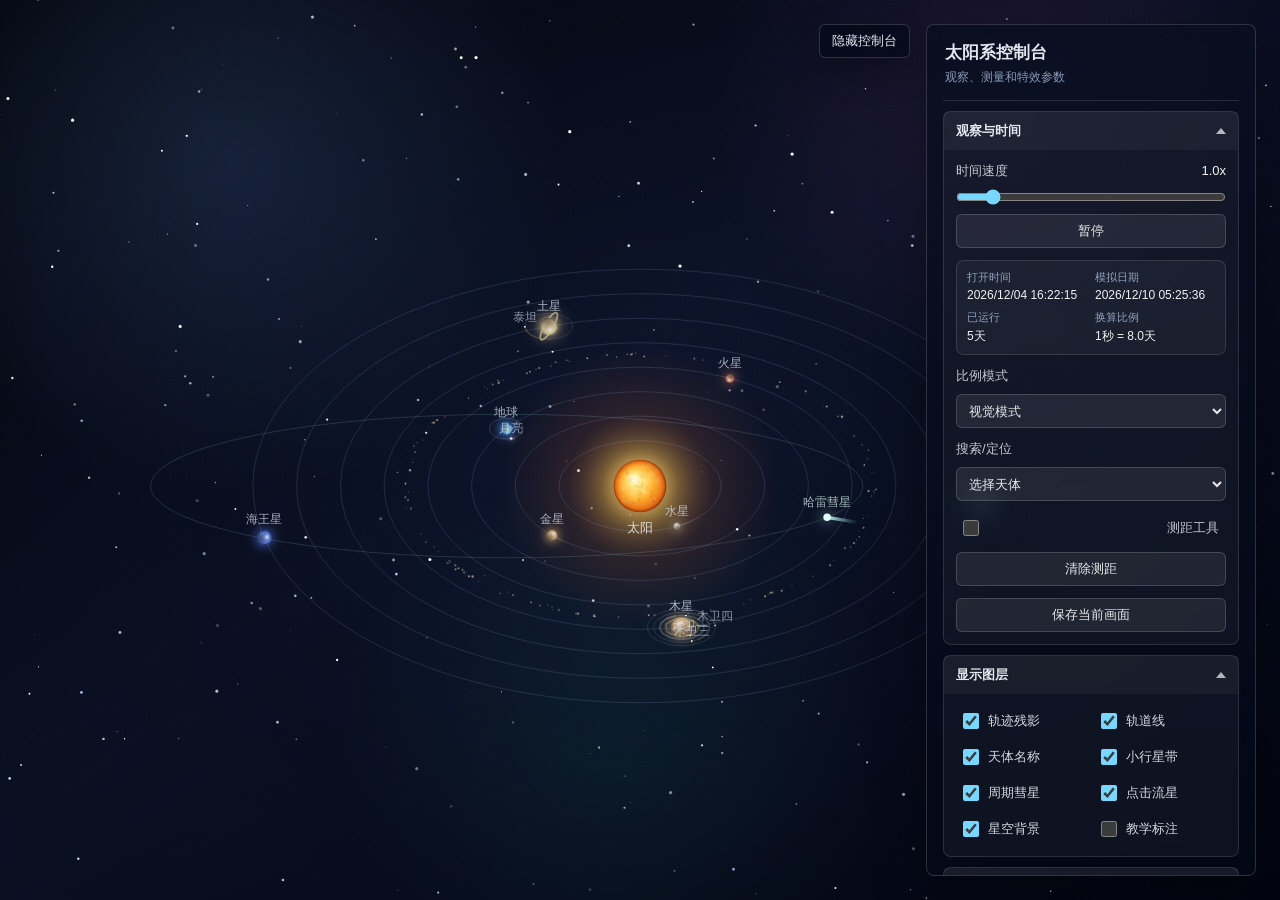
<file: html/TheSolarSystem/index.html>
﻿<!doctype html>
<html lang="zh-CN">
<head>
  <meta charset="utf-8">
  <meta name="viewport" content="width=device-width, initial-scale=1">
  <title>太阳系观察器</title>
  <link rel="stylesheet" href="./styles/main.css">
</head>
<body>
  <canvas id="sky" aria-hidden="true"></canvas>
  <button class="console-toggle" id="consoleToggle" type="button" aria-expanded="true" aria-controls="controls">隐藏控制台</button>
  <aside class="controls" id="controls" aria-label="太阳系控制台">
    <header class="control-header">
      <h1>太阳系控制台</h1>
      <p>观察、测量和特效参数</p>
    </header>

    <details class="control-section" open>
      <summary>观察与时间</summary>
      <div class="section-body">
        <div class="control">
          <label for="timeSpeedControl">
            时间速度
            <output id="timeSpeedValue" for="timeSpeedControl">1.0x</output>
          </label>
          <input id="timeSpeedControl" type="range" min="0.1" max="8" step="0.1" value="1">
          <button class="control-button" id="pauseControl" type="button">暂停</button>
        </div>
        <dl class="time-stats" aria-label="模拟运行时间">
          <div>
            <dt>打开时间</dt>
            <dd id="pageOpenedValue">--</dd>
          </div>
          <div>
            <dt>模拟日期</dt>
            <dd id="simulationDateValue">--</dd>
          </div>
          <div>
            <dt>已运行</dt>
            <dd id="simulationElapsedValue">0天</dd>
          </div>
          <div>
            <dt>换算比例</dt>
            <dd id="timeScaleValue">1秒 = 8.0天</dd>
          </div>
        </dl>
        <div class="control">
          <label for="scaleModeControl">比例模式</label>
          <select class="control-select" id="scaleModeControl">
            <option value="visual" selected>视觉模式</option>
            <option value="relative">相对真实模式</option>
          </select>
        </div>
        <div class="control">
          <label for="targetSelect">搜索/定位</label>
          <select class="control-select" id="targetSelect">
            <option value="">选择天体</option>
            <option value="太阳">太阳</option>
            <option value="水星">水星</option>
            <option value="金星">金星</option>
            <option value="地球">地球</option>
            <option value="月亮">月亮</option>
            <option value="火星">火星</option>
            <option value="木星">木星</option>
            <option value="木卫一">木卫一</option>
            <option value="木卫二">木卫二</option>
            <option value="木卫三">木卫三</option>
            <option value="木卫四">木卫四</option>
            <option value="土星">土星</option>
            <option value="泰坦">泰坦</option>
            <option value="天王星">天王星</option>
            <option value="海王星">海王星</option>
            <option value="哈雷彗星">哈雷彗星</option>
          </select>
        </div>
        <div class="control">
          <label class="toggle-option" for="measureControl">
            <input id="measureControl" type="checkbox">
            测距工具
          </label>
          <button class="control-button" id="clearMeasureControl" type="button">清除测距</button>
        </div>
        <button class="control-button" id="screenshotControl" type="button">保存当前画面</button>
      </div>
    </details>

    <details class="control-section" open>
      <summary>显示图层</summary>
      <div class="section-body toggle-grid">
        <label class="toggle-option" for="showTrailsControl">
          <input id="showTrailsControl" type="checkbox" checked>
          轨迹残影
        </label>
        <label class="toggle-option" for="showOrbitsControl">
          <input id="showOrbitsControl" type="checkbox" checked>
          轨道线
        </label>
        <label class="toggle-option" for="showLabelsControl">
          <input id="showLabelsControl" type="checkbox" checked>
          天体名称
        </label>
        <label class="toggle-option" for="showAsteroidsControl">
          <input id="showAsteroidsControl" type="checkbox" checked>
          小行星带
        </label>
        <label class="toggle-option" for="showCometsControl">
          <input id="showCometsControl" type="checkbox" checked>
          周期彗星
        </label>
        <label class="toggle-option" for="showMeteorsControl">
          <input id="showMeteorsControl" type="checkbox" checked>
          点击流星
        </label>
        <label class="toggle-option" for="showStarsControl">
          <input id="showStarsControl" type="checkbox" checked>
          星空背景
        </label>
        <label class="toggle-option" for="showTeachingControl">
          <input id="showTeachingControl" type="checkbox">
          教学标注
        </label>
      </div>
    </details>

    <details class="control-section" open>
      <summary>太阳活动</summary>
      <div class="section-body">
        <label class="toggle-option" for="showSolarActivityControl">
          <input id="showSolarActivityControl" type="checkbox" checked>
          太阳活动
        </label>
        <div class="control">
          <label for="solarActivityIntensityControl">
            活动强度
            <output id="solarActivityIntensityValue" for="solarActivityIntensityControl">1.0x</output>
          </label>
          <input id="solarActivityIntensityControl" type="range" min="0.2" max="3" step="0.1" value="1">
          <button class="control-button" id="triggerSolarBurstControl" type="button">触发太阳爆发</button>
        </div>
      </div>
    </details>

    <details class="control-section">
      <summary>局部观察</summary>
      <div class="section-body">
        <div class="control">
          <label for="performanceModeControl">性能模式</label>
          <select class="control-select" id="performanceModeControl">
            <option value="low">低画质</option>
            <option value="medium" selected>均衡</option>
            <option value="high">高画质</option>
          </select>
        </div>
        <label class="toggle-option" for="magnifierControl">
          <input id="magnifierControl" type="checkbox">
          局部放大
        </label>
        <div class="control">
          <label for="magnifierZoomControl">
            放大倍数
            <output id="magnifierZoomValue" for="magnifierZoomControl">2.2x</output>
          </label>
          <input id="magnifierZoomControl" type="range" min="1.2" max="5" step="0.1" value="2.2">
        </div>
        <div class="control">
          <label for="magnifierRadiusControl">
            镜头大小
            <output id="magnifierRadiusValue" for="magnifierRadiusControl">90px</output>
          </label>
          <input id="magnifierRadiusControl" type="range" min="54" max="160" step="2" value="90">
        </div>
      </div>
    </details>

    <details class="control-section">
      <summary>流星特效</summary>
      <div class="section-body">
        <div class="control">
          <label for="sizeControl">
            大小
            <output id="sizeValue" for="sizeControl">1.6x</output>
          </label>
          <input id="sizeControl" type="range" min="0.6" max="3.2" step="0.1" value="1.6">
        </div>
        <div class="control">
          <label for="speedControl">
            速度
            <output id="speedValue" for="speedControl">0.6x</output>
          </label>
          <input id="speedControl" type="range" min="0.25" max="1.8" step="0.05" value="0.6">
        </div>
        <div class="control">
          <label for="tailShapePicker">
            拖尾形状
            <output id="tailShapeValue" for="tailShapePicker">5种</output>
          </label>
          <details class="shape-picker" id="tailShapePicker">
            <summary id="tailShapeSummary">随机全部拖尾</summary>
            <div class="shape-menu">
              <label class="shape-option">
                <input type="checkbox" name="meteorTailShape" value="trail" checked>
                经典拖尾
              </label>
              <label class="shape-option">
                <input type="checkbox" name="meteorTailShape" value="comet" checked>
                粗亮彗尾
              </label>
              <label class="shape-option">
                <input type="checkbox" name="meteorTailShape" value="double" checked>
                双尾流光
              </label>
              <label class="shape-option">
                <input type="checkbox" name="meteorTailShape" value="flare" checked>
                爆闪短尾
              </label>
              <label class="shape-option">
                <input type="checkbox" name="meteorTailShape" value="blade" checked>
                光刃切线
              </label>
            </div>
          </details>
        </div>
        <div class="control">
          <label for="bodyShapePicker">
            本体形状
            <output id="bodyShapeValue" for="bodyShapePicker">5种</output>
          </label>
          <details class="shape-picker" id="bodyShapePicker">
            <summary id="bodyShapeSummary">随机全部本体</summary>
            <div class="shape-menu">
              <label class="shape-option">
                <input type="checkbox" name="meteorBodyShape" value="oval" checked>
                椭圆光核
              </label>
              <label class="shape-option">
                <input type="checkbox" name="meteorBodyShape" value="comet" checked>
                彗星光团
              </label>
              <label class="shape-option">
                <input type="checkbox" name="meteorBodyShape" value="double" checked>
                双光点
              </label>
              <label class="shape-option">
                <input type="checkbox" name="meteorBodyShape" value="star" checked>
                星芒核心
              </label>
              <label class="shape-option">
                <input type="checkbox" name="meteorBodyShape" value="blade" checked>
                菱形光刃
              </label>
            </div>
          </details>
        </div>
      </div>
    </details>
  </aside>
  <section class="info-panel" id="infoPanel" hidden aria-live="polite">
    <div class="info-header">
      <h2 class="info-title" id="infoTitle">天体信息</h2>
      <button class="info-close" id="infoClose" type="button" aria-label="关闭信息">×</button>
    </div>
    <dl class="info-grid" id="infoGrid"></dl>
    <div class="info-actions">
      <button class="control-button" id="infoFocusControl" type="button">聚焦</button>
      <button class="control-button" id="infoMeasureControl" type="button">加入测距</button>
    </div>
  </section>
  <div class="measure-banner" id="measureBanner" hidden>测距工具已开启：依次点击两个天体</div>
  <div class="hint">动态太阳系背景中，点击任意位置生成随机流星</div>

  <script src="./src/main.js" defer></script>
</body>
</html>
</file>
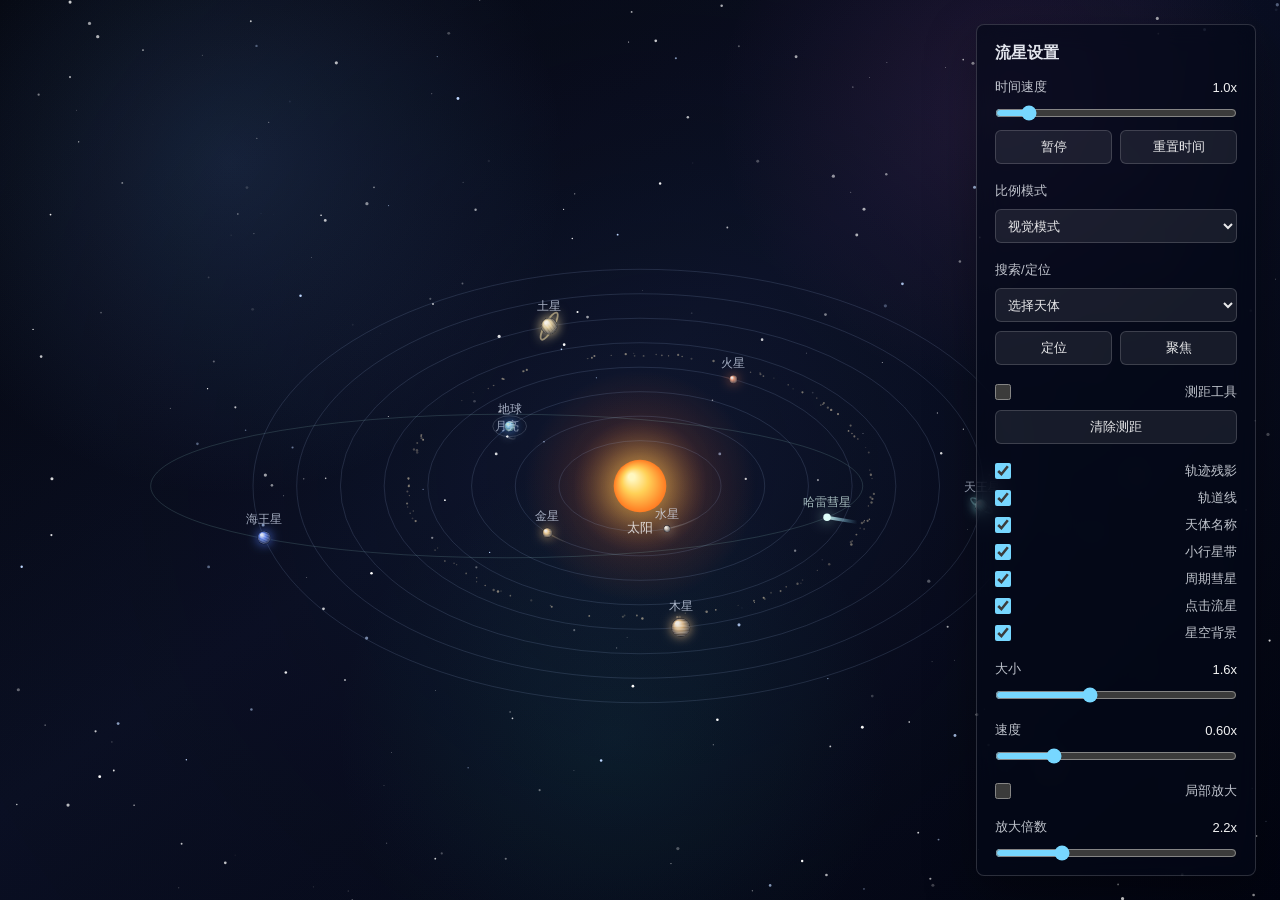
<file: html/meteor-stars.html>
<!doctype html>
<html lang="zh-CN">
<head>
  <meta charset="utf-8">
  <meta name="viewport" content="width=device-width, initial-scale=1">
  <title>点击流星星空</title>
  <style>
    :root {
      color-scheme: dark;
      font-family: "Microsoft YaHei", "PingFang SC", Arial, sans-serif;
    }

    * {
      box-sizing: border-box;
    }

    html,
    body {
      width: 100%;
      height: 100%;
      margin: 0;
      overflow: hidden;
      background:
        radial-gradient(circle at 18% 18%, rgba(80, 126, 190, 0.22), transparent 26%),
        radial-gradient(circle at 78% 12%, rgba(181, 85, 180, 0.14), transparent 22%),
        radial-gradient(circle at 48% 82%, rgba(36, 149, 139, 0.12), transparent 28%),
        linear-gradient(145deg, #05070f 0%, #0b1024 45%, #030511 100%);
      cursor: crosshair;
      user-select: none;
    }

    canvas {
      position: fixed;
      inset: 0;
      display: block;
      width: 100%;
      height: 100%;
    }

    .hint {
      position: fixed;
      left: 50%;
      bottom: 34px;
      transform: translateX(-50%);
      width: min(88vw, 430px);
      padding: 12px 18px;
      border: 1px solid rgba(255, 255, 255, 0.16);
      border-radius: 999px;
      color: rgba(245, 248, 255, 0.82);
      background: rgba(5, 9, 24, 0.46);
      box-shadow: 0 12px 40px rgba(0, 0, 0, 0.28);
      backdrop-filter: blur(10px);
      font-size: 14px;
      line-height: 1.45;
      text-align: center;
      pointer-events: none;
      animation: hintFade 4.5s ease 1.4s forwards;
    }

    .controls {
      position: fixed;
      top: 24px;
      right: 24px;
      z-index: 2;
      width: min(280px, calc(100vw - 48px));
      max-height: calc(100vh - 48px);
      padding: 18px;
      border: 1px solid rgba(255, 255, 255, 0.16);
      border-radius: 8px;
      color: rgba(245, 248, 255, 0.92);
      background: rgba(4, 9, 24, 0.66);
      box-shadow: 0 18px 50px rgba(0, 0, 0, 0.34);
      backdrop-filter: blur(12px);
      cursor: default;
      overflow-y: auto;
    }

    .controls h1 {
      margin: 0 0 16px;
      font-size: 16px;
      font-weight: 600;
      line-height: 1.2;
    }

    .control {
      display: grid;
      gap: 9px;
    }

    .control + .control {
      margin-top: 18px;
    }

    .control label {
      display: flex;
      align-items: center;
      justify-content: space-between;
      gap: 14px;
      font-size: 13px;
      color: rgba(245, 248, 255, 0.78);
    }

    .control output {
      min-width: 52px;
      color: rgba(255, 255, 255, 0.95);
      font-variant-numeric: tabular-nums;
      text-align: right;
    }

    input[type="range"] {
      width: 100%;
      margin: 0;
      accent-color: #77d7ff;
      cursor: pointer;
    }

    select,
    button {
      font: inherit;
    }

    .control-row {
      display: grid;
      grid-template-columns: 1fr 1fr;
      gap: 8px;
    }

    .control-button,
    .control-select {
      min-height: 34px;
      border: 1px solid rgba(255, 255, 255, 0.16);
      border-radius: 6px;
      color: rgba(255, 255, 255, 0.9);
      background: rgba(255, 255, 255, 0.08);
      font-size: 13px;
    }

    .control-button {
      cursor: pointer;
    }

    .control-button:hover,
    .control-select:hover {
      background: rgba(255, 255, 255, 0.12);
    }

    .control-select {
      width: 100%;
      padding: 0 8px;
      cursor: pointer;
    }

    .control-select option {
      color: #101522;
      background: #f4f7ff;
    }

    .shape-picker {
      position: relative;
    }

    .shape-picker summary {
      display: flex;
      align-items: center;
      justify-content: space-between;
      gap: 12px;
      min-height: 36px;
      padding: 8px 10px;
      border: 1px solid rgba(255, 255, 255, 0.16);
      border-radius: 6px;
      color: rgba(255, 255, 255, 0.9);
      background: rgba(255, 255, 255, 0.08);
      font-size: 13px;
      list-style: none;
      cursor: pointer;
    }

    .shape-picker summary::-webkit-details-marker {
      display: none;
    }

    .shape-picker summary::after {
      width: 0;
      height: 0;
      border-left: 5px solid transparent;
      border-right: 5px solid transparent;
      border-top: 6px solid rgba(255, 255, 255, 0.72);
      content: "";
      transition: transform 0.18s ease;
    }

    .shape-picker[open] summary::after {
      transform: rotate(180deg);
    }

    .shape-menu {
      position: absolute;
      top: calc(100% + 8px);
      right: 0;
      left: 0;
      z-index: 4;
      display: grid;
      gap: 4px;
      padding: 8px;
      border: 1px solid rgba(255, 255, 255, 0.16);
      border-radius: 8px;
      background: rgba(6, 11, 29, 0.96);
      box-shadow: 0 16px 38px rgba(0, 0, 0, 0.38);
    }

    .shape-option {
      display: flex;
      align-items: center;
      justify-content: flex-start;
      gap: 9px;
      padding: 8px;
      border-radius: 6px;
      color: rgba(245, 248, 255, 0.86);
      font-size: 13px;
      cursor: pointer;
    }

    .control .shape-option {
      justify-content: flex-start;
    }

    .shape-option:hover {
      background: rgba(255, 255, 255, 0.08);
    }

    .shape-option input {
      width: 15px;
      height: 15px;
      margin: 0;
      accent-color: #77d7ff;
    }

    .toggle-option {
      display: flex;
      align-items: center;
      justify-content: flex-start;
      gap: 9px;
      color: rgba(245, 248, 255, 0.86);
      font-size: 13px;
      cursor: pointer;
    }

    .toggle-option input {
      width: 16px;
      height: 16px;
      margin: 0;
      accent-color: #77d7ff;
    }

    .info-panel {
      position: fixed;
      left: 24px;
      bottom: 24px;
      z-index: 3;
      width: min(340px, calc(100vw - 48px));
      max-height: min(430px, calc(100vh - 48px));
      padding: 18px;
      border: 1px solid rgba(255, 255, 255, 0.16);
      border-radius: 8px;
      color: rgba(245, 248, 255, 0.92);
      background: rgba(4, 9, 24, 0.72);
      box-shadow: 0 18px 50px rgba(0, 0, 0, 0.36);
      backdrop-filter: blur(12px);
      overflow-y: auto;
    }

    .info-panel[hidden] {
      display: none;
    }

    .info-header {
      display: flex;
      align-items: center;
      justify-content: space-between;
      gap: 12px;
      margin-bottom: 12px;
    }

    .info-title {
      margin: 0;
      font-size: 18px;
      line-height: 1.2;
    }

    .info-close {
      display: grid;
      place-items: center;
      width: 28px;
      height: 28px;
      border: 1px solid rgba(255, 255, 255, 0.18);
      border-radius: 50%;
      color: rgba(255, 255, 255, 0.82);
      background: rgba(255, 255, 255, 0.08);
      font-size: 18px;
      line-height: 1;
      cursor: pointer;
    }

    .info-grid {
      display: grid;
      grid-template-columns: 96px 1fr;
      gap: 9px 12px;
      margin: 0;
      font-size: 13px;
      line-height: 1.45;
    }

    .info-grid dt {
      color: rgba(190, 213, 246, 0.78);
    }

    .info-grid dd {
      margin: 0;
      color: rgba(255, 255, 255, 0.94);
    }

    .info-actions {
      display: grid;
      grid-template-columns: 1fr 1fr;
      gap: 8px;
      margin-top: 14px;
    }

    .measure-banner {
      position: fixed;
      left: 50%;
      top: 24px;
      z-index: 3;
      transform: translateX(-50%);
      width: min(520px, calc(100vw - 48px));
      padding: 12px 16px;
      border: 1px solid rgba(255, 255, 255, 0.16);
      border-radius: 8px;
      color: rgba(245, 248, 255, 0.9);
      background: rgba(4, 9, 24, 0.72);
      box-shadow: 0 18px 50px rgba(0, 0, 0, 0.3);
      backdrop-filter: blur(12px);
      font-size: 13px;
      text-align: center;
      pointer-events: none;
    }

    .measure-banner[hidden] {
      display: none;
    }

    @media (max-width: 640px) {
      .controls {
        top: 14px;
        right: 14px;
        width: min(240px, calc(100vw - 28px));
        max-height: calc(100vh - 28px);
        padding: 14px;
      }

      .hint {
        bottom: 18px;
      }

      .info-panel {
        left: 14px;
        bottom: 14px;
        width: min(300px, calc(100vw - 28px));
        max-height: min(360px, calc(100vh - 28px));
      }
    }

    @keyframes hintFade {
      to {
        opacity: 0;
        transform: translate(-50%, 12px);
      }
    }
  </style>
</head>
<body>
  <canvas id="sky" aria-hidden="true"></canvas>
  <aside class="controls" id="controls" aria-label="流星控制选项">
    <h1>流星设置</h1>
    <div class="control">
      <label for="timeSpeedControl">
        时间速度
        <output id="timeSpeedValue" for="timeSpeedControl">1.0x</output>
      </label>
      <input id="timeSpeedControl" type="range" min="0.1" max="8" step="0.1" value="1">
      <div class="control-row">
        <button class="control-button" id="pauseControl" type="button">暂停</button>
        <button class="control-button" id="resetTimeControl" type="button">重置时间</button>
      </div>
    </div>
    <div class="control">
      <label for="scaleModeControl">比例模式</label>
      <select class="control-select" id="scaleModeControl">
        <option value="visual" selected>视觉模式</option>
        <option value="relative">相对真实模式</option>
      </select>
    </div>
    <div class="control">
      <label for="targetSelect">搜索/定位</label>
      <select class="control-select" id="targetSelect">
        <option value="">选择天体</option>
        <option value="太阳">太阳</option>
        <option value="水星">水星</option>
        <option value="金星">金星</option>
        <option value="地球">地球</option>
        <option value="月亮">月亮</option>
        <option value="火星">火星</option>
        <option value="木星">木星</option>
        <option value="土星">土星</option>
        <option value="天王星">天王星</option>
        <option value="海王星">海王星</option>
        <option value="哈雷彗星">哈雷彗星</option>
      </select>
      <div class="control-row">
        <button class="control-button" id="locateControl" type="button">定位</button>
        <button class="control-button" id="focusControl" type="button">聚焦</button>
      </div>
    </div>
    <div class="control">
      <label class="toggle-option" for="measureControl">
        <input id="measureControl" type="checkbox">
        测距工具
      </label>
      <button class="control-button" id="clearMeasureControl" type="button">清除测距</button>
    </div>
    <div class="control">
      <label class="toggle-option" for="showTrailsControl">
        <input id="showTrailsControl" type="checkbox" checked>
        轨迹残影
      </label>
      <label class="toggle-option" for="showOrbitsControl">
        <input id="showOrbitsControl" type="checkbox" checked>
        轨道线
      </label>
      <label class="toggle-option" for="showLabelsControl">
        <input id="showLabelsControl" type="checkbox" checked>
        天体名称
      </label>
      <label class="toggle-option" for="showAsteroidsControl">
        <input id="showAsteroidsControl" type="checkbox" checked>
        小行星带
      </label>
      <label class="toggle-option" for="showCometsControl">
        <input id="showCometsControl" type="checkbox" checked>
        周期彗星
      </label>
      <label class="toggle-option" for="showMeteorsControl">
        <input id="showMeteorsControl" type="checkbox" checked>
        点击流星
      </label>
      <label class="toggle-option" for="showStarsControl">
        <input id="showStarsControl" type="checkbox" checked>
        星空背景
      </label>
    </div>
    <div class="control">
      <label for="sizeControl">
        大小
        <output id="sizeValue" for="sizeControl">1.6x</output>
      </label>
      <input id="sizeControl" type="range" min="0.6" max="3.2" step="0.1" value="1.6">
    </div>
    <div class="control">
      <label for="speedControl">
        速度
        <output id="speedValue" for="speedControl">0.6x</output>
      </label>
      <input id="speedControl" type="range" min="0.25" max="1.8" step="0.05" value="0.6">
    </div>
    <div class="control">
      <label class="toggle-option" for="magnifierControl">
        <input id="magnifierControl" type="checkbox">
        局部放大
      </label>
    </div>
    <div class="control">
      <label for="magnifierZoomControl">
        放大倍数
        <output id="magnifierZoomValue" for="magnifierZoomControl">2.2x</output>
      </label>
      <input id="magnifierZoomControl" type="range" min="1.2" max="5" step="0.1" value="2.2">
    </div>
    <div class="control">
      <label for="magnifierRadiusControl">
        镜头大小
        <output id="magnifierRadiusValue" for="magnifierRadiusControl">90px</output>
      </label>
      <input id="magnifierRadiusControl" type="range" min="54" max="160" step="2" value="90">
    </div>
    <div class="control">
      <label for="tailShapePicker">
        拖尾形状
        <output id="tailShapeValue" for="tailShapePicker">5种</output>
      </label>
      <details class="shape-picker" id="tailShapePicker">
        <summary id="tailShapeSummary">随机全部拖尾</summary>
        <div class="shape-menu">
          <label class="shape-option">
            <input type="checkbox" name="meteorTailShape" value="trail" checked>
            经典拖尾
          </label>
          <label class="shape-option">
            <input type="checkbox" name="meteorTailShape" value="comet" checked>
            粗亮彗尾
          </label>
          <label class="shape-option">
            <input type="checkbox" name="meteorTailShape" value="double" checked>
            双尾流光
          </label>
          <label class="shape-option">
            <input type="checkbox" name="meteorTailShape" value="flare" checked>
            爆闪短尾
          </label>
          <label class="shape-option">
            <input type="checkbox" name="meteorTailShape" value="blade" checked>
            光刃切线
          </label>
        </div>
      </details>
    </div>
    <div class="control">
      <label for="bodyShapePicker">
        本体形状
        <output id="bodyShapeValue" for="bodyShapePicker">5种</output>
      </label>
      <details class="shape-picker" id="bodyShapePicker">
        <summary id="bodyShapeSummary">随机全部本体</summary>
        <div class="shape-menu">
          <label class="shape-option">
            <input type="checkbox" name="meteorBodyShape" value="oval" checked>
            椭圆光核
          </label>
          <label class="shape-option">
            <input type="checkbox" name="meteorBodyShape" value="comet" checked>
            彗星光团
          </label>
          <label class="shape-option">
            <input type="checkbox" name="meteorBodyShape" value="double" checked>
            双光点
          </label>
          <label class="shape-option">
            <input type="checkbox" name="meteorBodyShape" value="star" checked>
            星芒核心
          </label>
          <label class="shape-option">
            <input type="checkbox" name="meteorBodyShape" value="blade" checked>
            菱形光刃
          </label>
        </div>
      </details>
    </div>
  </aside>
  <section class="info-panel" id="infoPanel" hidden aria-live="polite">
    <div class="info-header">
      <h2 class="info-title" id="infoTitle">天体信息</h2>
      <button class="info-close" id="infoClose" type="button" aria-label="关闭信息">×</button>
    </div>
    <dl class="info-grid" id="infoGrid"></dl>
    <div class="info-actions">
      <button class="control-button" id="infoFocusControl" type="button">聚焦</button>
      <button class="control-button" id="infoMeasureControl" type="button">加入测距</button>
    </div>
  </section>
  <div class="measure-banner" id="measureBanner" hidden>测距工具已开启：依次点击两个天体</div>
  <div class="hint">动态太阳系背景中，点击任意位置生成随机流星</div>

  <script>
    const canvas = document.getElementById("sky");
    const ctx = canvas.getContext("2d");
    const sceneBuffer = document.createElement("canvas");
    const sceneCtx = sceneBuffer.getContext("2d");
    const controls = document.getElementById("controls");
    const timeSpeedControl = document.getElementById("timeSpeedControl");
    const pauseControl = document.getElementById("pauseControl");
    const resetTimeControl = document.getElementById("resetTimeControl");
    const scaleModeControl = document.getElementById("scaleModeControl");
    const targetSelect = document.getElementById("targetSelect");
    const locateControl = document.getElementById("locateControl");
    const focusControl = document.getElementById("focusControl");
    const measureControl = document.getElementById("measureControl");
    const clearMeasureControl = document.getElementById("clearMeasureControl");
    const showTrailsControl = document.getElementById("showTrailsControl");
    const showOrbitsControl = document.getElementById("showOrbitsControl");
    const showLabelsControl = document.getElementById("showLabelsControl");
    const showAsteroidsControl = document.getElementById("showAsteroidsControl");
    const showCometsControl = document.getElementById("showCometsControl");
    const showMeteorsControl = document.getElementById("showMeteorsControl");
    const showStarsControl = document.getElementById("showStarsControl");
    const sizeControl = document.getElementById("sizeControl");
    const speedControl = document.getElementById("speedControl");
    const magnifierControl = document.getElementById("magnifierControl");
    const magnifierZoomControl = document.getElementById("magnifierZoomControl");
    const magnifierRadiusControl = document.getElementById("magnifierRadiusControl");
    const infoPanel = document.getElementById("infoPanel");
    const infoTitle = document.getElementById("infoTitle");
    const infoGrid = document.getElementById("infoGrid");
    const infoClose = document.getElementById("infoClose");
    const infoFocusControl = document.getElementById("infoFocusControl");
    const infoMeasureControl = document.getElementById("infoMeasureControl");
    const measureBanner = document.getElementById("measureBanner");
    const timeSpeedValue = document.getElementById("timeSpeedValue");
    const sizeValue = document.getElementById("sizeValue");
    const speedValue = document.getElementById("speedValue");
    const magnifierZoomValue = document.getElementById("magnifierZoomValue");
    const magnifierRadiusValue = document.getElementById("magnifierRadiusValue");
    const tailShapeValue = document.getElementById("tailShapeValue");
    const tailShapeSummary = document.getElementById("tailShapeSummary");
    const bodyShapeValue = document.getElementById("bodyShapeValue");
    const bodyShapeSummary = document.getElementById("bodyShapeSummary");
    const tailShapeInputs = [...document.querySelectorAll("input[name='meteorTailShape']")];
    const bodyShapeInputs = [...document.querySelectorAll("input[name='meteorBodyShape']")];
    const stars = [];
    const meteors = [];
    const solarTargets = [];
    const planetTrails = new Map();
    const asteroids = [];
    const measurement = {
      points: []
    };

    let width = 0;
    let height = 0;
    let pixelRatio = 1;
    let simulationTime = 0;
    let selectedInfoTarget = null;
    const pointer = {
      x: 0,
      y: 0,
      active: false
    };
    const settings = {
      size: Number(sizeControl.value),
      speed: Number(speedControl.value),
      timeSpeed: Number(timeSpeedControl.value),
      paused: false,
      scaleMode: scaleModeControl.value,
      focusTarget: "",
      measureMode: false,
      showTrails: showTrailsControl.checked,
      showOrbits: showOrbitsControl.checked,
      showLabels: showLabelsControl.checked,
      showAsteroids: showAsteroidsControl.checked,
      showComets: showCometsControl.checked,
      showMeteors: showMeteorsControl.checked,
      showStars: showStarsControl.checked,
      magnifierEnabled: magnifierControl.checked,
      magnifierZoom: Number(magnifierZoomControl.value),
      magnifierRadius: Number(magnifierRadiusControl.value),
      tailShapes: [],
      bodyShapes: []
    };
    const tailShapeNames = {
      trail: "经典拖尾",
      comet: "粗亮彗尾",
      double: "双尾流光",
      flare: "爆闪短尾",
      blade: "光刃切线"
    };
    const bodyShapeNames = {
      oval: "椭圆光核",
      comet: "彗星光团",
      double: "双光点",
      star: "星芒核心",
      blade: "菱形光刃"
    };

    const random = (min, max) => Math.random() * (max - min) + min;
    const planets = [
      { name: "水星", color: "#b8aa98", orbitYears: 0.2408, rotationHours: 1407.6, radius: 3.1, start: 0.7, diameter: "4,879 km", mass: "3.30 × 10^23 kg", gravity: "3.70 m/s²", orbitSpeed: "47.4 km/s", day: "58.6 个地球日", year: "88 个地球日", note: "太阳系中最小且离太阳最近的行星。" },
      { name: "金星", color: "#e1b66f", orbitYears: 0.6152, rotationHours: -5832.5, radius: 4.5, start: 2.2, diameter: "12,104 km", mass: "4.87 × 10^24 kg", gravity: "8.87 m/s²", orbitSpeed: "35.0 km/s", day: "243 个地球日，逆向自转", year: "225 个地球日", note: "厚重大气带来强烈温室效应。" },
      { name: "地球", color: "#4f9cff", orbitYears: 1, rotationHours: 23.9, radius: 4.8, start: 3.7, diameter: "12,742 km", mass: "5.97 × 10^24 kg", gravity: "9.81 m/s²", orbitSpeed: "29.8 km/s", day: "23.9 小时", year: "365.25 天", note: "拥有液态水海洋和一颗天然卫星月亮。" },
      { name: "火星", color: "#d06b45", orbitYears: 1.8808, rotationHours: 24.6, radius: 3.8, start: 5.1, diameter: "6,779 km", mass: "6.42 × 10^23 kg", gravity: "3.71 m/s²", orbitSpeed: "24.1 km/s", day: "24.6 小时", year: "687 个地球日", note: "表面富含氧化铁，呈红色外观。" },
      { name: "木星", color: "#d2aa77", orbitYears: 11.862, rotationHours: 9.9, radius: 8.6, start: 1.4, diameter: "139,820 km", mass: "1.90 × 10^27 kg", gravity: "24.79 m/s²", orbitSpeed: "13.1 km/s", day: "9.9 小时", year: "11.86 个地球年", note: "太阳系最大行星，拥有明显云带和大红斑。" },
      { name: "土星", color: "#dcc58f", orbitYears: 29.457, rotationHours: 10.7, radius: 7.6, start: 4.4, ring: true, diameter: "116,460 km", mass: "5.68 × 10^26 kg", gravity: "10.44 m/s²", orbitSpeed: "9.7 km/s", day: "10.7 小时", year: "29.46 个地球年", note: "以宽阔明亮的行星环著称。" },
      { name: "天王星", color: "#8de2e6", orbitYears: 84.011, rotationHours: -17.2, radius: 6.2, start: 0.1, ring: true, diameter: "50,724 km", mass: "8.68 × 10^25 kg", gravity: "8.69 m/s²", orbitSpeed: "6.8 km/s", day: "17.2 小时，逆向自转", year: "84 个地球年", note: "自转轴高度倾斜，几乎像躺着公转。" },
      { name: "海王星", color: "#4d73e7", orbitYears: 164.8, rotationHours: 16.1, radius: 6.1, start: 2.9, diameter: "49,244 km", mass: "1.02 × 10^26 kg", gravity: "11.15 m/s²", orbitSpeed: "5.4 km/s", day: "16.1 小时", year: "164.8 个地球年", note: "太阳系最外侧的已知大行星，风速极高。" }
    ];
    const sunInfo = {
      name: "太阳",
      type: "恒星",
      diameter: "约 1,392,700 km",
      mass: "1.989 × 10^30 kg",
      gravity: "约 274 m/s²",
      orbitSpeed: "太阳系中心天体",
      day: "赤道约 25 天自转一周",
      year: "太阳系行星围绕它公转",
      note: "通过核聚变释放能量，是太阳系主要光和热来源。"
    };
    const moonInfo = {
      name: "月亮",
      type: "地球天然卫星",
      diameter: "3,474.8 km",
      mass: "7.35 × 10^22 kg",
      gravity: "1.62 m/s²",
      orbitSpeed: "约 1.02 km/s",
      day: "自转与公转同步，约 27.3 天",
      year: "绕地球约 27.3 天一圈",
      note: "月球引力是地球潮汐的重要来源。"
    };
    const cometInfo = {
      name: "哈雷彗星",
      type: "周期彗星",
      diameter: "彗核约 11 km",
      mass: "约 2.2 × 10^14 kg",
      gravity: "极弱",
      orbitSpeed: "随近日点/远日点变化",
      day: "自转约 2.2 天",
      year: "约 75-76 个地球年",
      note: "著名短周期彗星，靠近太阳时会形成明亮彗发和彗尾。"
    };
    const asteroidBeltInfo = {
      name: "小行星带",
      type: "小天体区域",
      diameter: "位于火星与木星轨道之间",
      mass: "总质量远小于月球",
      gravity: "由众多小天体各自贡献",
      orbitSpeed: "约 17-20 km/s 量级",
      day: "各小行星自转周期不同",
      year: "约 3-6 个地球年",
      note: "包含谷神星、灶神星等小天体，是太阳系重要碎片带。"
    };
    const knowledge = {
      太阳: { moons: "无卫星", atmosphere: "主要由氢、氦等离子体组成", missions: "SOHO、帕克太阳探测器、Solar Orbiter", fact: "太阳约占太阳系总质量的 99.8%。" },
      水星: { moons: "无卫星", atmosphere: "极稀薄外逸层", missions: "水手10号、信使号、贝皮科伦坡", fact: "昼夜温差极大。" },
      金星: { moons: "无卫星", atmosphere: "以二氧化碳为主，硫酸云层", missions: "金星号、麦哲伦号、Akatsuki", fact: "金星的一天比一年还长。" },
      地球: { moons: "1 颗：月亮", atmosphere: "氮气、氧气为主", missions: "大量地球观测卫星", fact: "目前已知唯一有稳定液态水海洋和生命的行星。" },
      月亮: { moons: "无卫星", atmosphere: "极稀薄外逸层", missions: "阿波罗、嫦娥、LRO", fact: "月亮始终以近似同一面朝向地球。" },
      火星: { moons: "2 颗：火卫一、火卫二", atmosphere: "稀薄二氧化碳大气", missions: "海盗号、好奇号、毅力号、天问一号", fact: "拥有太阳系最高火山奥林匹斯山。" },
      木星: { moons: "已知卫星超过 90 颗", atmosphere: "氢、氦为主", missions: "伽利略号、朱诺号、欧罗巴快船", fact: "大红斑是持续数百年的巨型风暴。" },
      土星: { moons: "已知卫星超过 140 颗", atmosphere: "氢、氦为主", missions: "先锋11号、旅行者、卡西尼", fact: "土星环主要由冰粒和岩屑组成。" },
      天王星: { moons: "已知卫星 27 颗", atmosphere: "氢、氦、甲烷", missions: "旅行者2号", fact: "自转轴倾角约 98 度。" },
      海王星: { moons: "已知卫星 14 颗", atmosphere: "氢、氦、甲烷", missions: "旅行者2号", fact: "拥有太阳系行星中最强劲的风之一。" },
      哈雷彗星: { moons: "无卫星", atmosphere: "靠近太阳时形成彗发", missions: "乔托号、织女星探测器", fact: "下一次回归近日点预计在 2061 年。" },
      小行星带: { moons: "部分小行星有小卫星", atmosphere: "通常无大气", missions: "黎明号、隼鸟、OSIRIS-REx", fact: "小行星带并不像电影中那样拥挤。" }
    };
    const comet = {
      name: "哈雷彗星",
      color: "#b7fff2",
      orbitYears: 75.3,
      start: 0.45,
      eccentricity: 0.72,
      info: cometInfo
    };

    function updateSetting(control, output, key) {
      settings[key] = Number(control.value);
      output.value = `${settings[key].toFixed(key === "speed" ? 2 : 1)}x`;
    }

    function updateTimeSetting() {
      settings.timeSpeed = Number(timeSpeedControl.value);
      timeSpeedValue.value = `${settings.timeSpeed.toFixed(1)}x`;
    }

    function updateDisplaySettings() {
      settings.scaleMode = scaleModeControl.value;
      settings.measureMode = measureControl.checked;
      settings.showTrails = showTrailsControl.checked;
      settings.showOrbits = showOrbitsControl.checked;
      settings.showLabels = showLabelsControl.checked;
      settings.showAsteroids = showAsteroidsControl.checked;
      settings.showComets = showCometsControl.checked;
      settings.showMeteors = showMeteorsControl.checked;
      settings.showStars = showStarsControl.checked;
      measureBanner.hidden = !settings.measureMode || measurement.points.length >= 2;
    }

    function updateMagnifierSetting() {
      settings.magnifierEnabled = magnifierControl.checked;
      settings.magnifierZoom = Number(magnifierZoomControl.value);
      settings.magnifierRadius = Number(magnifierRadiusControl.value);
      magnifierZoomValue.value = `${settings.magnifierZoom.toFixed(1)}x`;
      magnifierRadiusValue.value = `${Math.round(settings.magnifierRadius)}px`;
    }

    function updateShapeSetting(inputs, output, summary, names, settingKey, allText, changedInput) {
      let selected = inputs.filter((input) => input.checked).map((input) => input.value);

      if (selected.length === 0) {
        const fallback = changedInput || inputs[0];
        fallback.checked = true;
        selected = [fallback.value];
      }

      settings[settingKey] = selected;
      output.value = `${selected.length}种`;
      summary.textContent = selected.length === inputs.length
        ? allText
        : selected.map((shape) => names[shape]).join("、");
    }

    function showInfo(target) {
      const data = target.data;
      const extra = knowledge[data.name] || {};
      const rows = [
        ["类型", data.type || "行星"],
        ["大小（直径）", data.diameter],
        ["重量/质量", data.mass],
        ["表面重力", data.gravity],
        ["公转速度", data.orbitSpeed],
        ["自转周期", data.day],
        ["公转周期", data.year],
        ["卫星", extra.moons],
        ["大气/组成", extra.atmosphere],
        ["探索任务", extra.missions],
        ["有趣事实", extra.fact],
        ["补充", data.note]
      ];

      selectedInfoTarget = data.name;
      infoTitle.textContent = data.name;
      infoGrid.innerHTML = rows
        .filter(([, value]) => Boolean(value))
        .map(([label, value]) => `<dt>${label}</dt><dd>${value}</dd>`)
        .join("");
      infoPanel.hidden = false;
    }

    function setFocusTarget(name) {
      settings.focusTarget = name || "";
      targetSelect.value = settings.focusTarget;
      magnifierControl.checked = Boolean(settings.focusTarget);
      updateMagnifierSetting();
    }

    function locateTarget(name, shouldFocus = false) {
      const target = solarTargets.find((item) => item.data.name === name);

      if (!target) {
        return;
      }

      pointer.x = target.x;
      pointer.y = target.y;
      pointer.active = true;
      showInfo(target);

      if (shouldFocus) {
        setFocusTarget(name);
      }
    }

    function clearMeasurement() {
      measurement.points = [];
      measureBanner.textContent = "测距工具已开启：依次点击两个天体";
      measureBanner.hidden = !settings.measureMode;
    }

    function addMeasurementTarget(target) {
      if (measurement.points.length >= 2) {
        measurement.points = [];
      }

      if (!measurement.points.some((item) => item.data.name === target.data.name)) {
        measurement.points.push(target);
      }

      if (measurement.points.length === 2) {
        const [a, b] = measurement.points;
        const screenDistance = Math.hypot(a.x - b.x, a.y - b.y).toFixed(1);
        const realHint = `${a.data.name} 与 ${b.data.name} 的真实距离会随轨道位置不断变化`;
        measureBanner.textContent = `${a.data.name} ↔ ${b.data.name}：画面距离 ${screenDistance}px；${realHint}`;
        measureBanner.hidden = false;
      } else {
        measureBanner.textContent = `已选择 ${target.data.name}，再点击第二个天体`;
        measureBanner.hidden = false;
      }
    }

    function findSolarTarget(x, y) {
      for (let i = solarTargets.length - 1; i >= 0; i -= 1) {
        const target = solarTargets[i];
        const distance = Math.hypot(x - target.x, y - target.y);

        if (distance <= target.hitRadius) {
          return target;
        }
      }

      return null;
    }

    function resize() {
      pixelRatio = Math.min(window.devicePixelRatio || 1, 2);
      width = window.innerWidth;
      height = window.innerHeight;
      canvas.width = Math.floor(width * pixelRatio);
      canvas.height = Math.floor(height * pixelRatio);
      sceneBuffer.width = canvas.width;
      sceneBuffer.height = canvas.height;
      canvas.style.width = `${width}px`;
      canvas.style.height = `${height}px`;
      ctx.setTransform(pixelRatio, 0, 0, pixelRatio, 0, 0);
      createStars();
      createAsteroids();
    }

    function createStars() {
      stars.length = 0;
      const count = Math.floor((width * height) / 4200);

      for (let i = 0; i < count; i += 1) {
        stars.push({
          x: Math.random() * width,
          y: Math.random() * height,
          radius: random(0.35, 1.65),
          alpha: random(0.28, 0.95),
          twinkle: random(0.006, 0.024),
          phase: random(0, Math.PI * 2),
          tint: Math.random() > 0.78 ? "190, 215, 255" : "255, 255, 255"
        });
      }
    }

    function createAsteroids() {
      asteroids.length = 0;
      const count = Math.max(90, Math.floor((width * height) / 9000));

      for (let i = 0; i < count; i += 1) {
        asteroids.push({
          phase: random(0, Math.PI * 2),
          drift: random(-0.18, 0.18),
          orbit: random(0.38, 0.5),
          size: random(0.45, 1.25),
          speed: random(0.45, 0.9),
          alpha: random(0.22, 0.72)
        });
      }
    }

    function recordTrail(name, x, y, limit = 140) {
      if (!planetTrails.has(name)) {
        planetTrails.set(name, []);
      }

      const trail = planetTrails.get(name);
      const last = trail[trail.length - 1];

      if (!last || Math.hypot(last.x - x, last.y - y) > 0.8) {
        trail.push({ x, y });
      }

      while (trail.length > limit) {
        trail.shift();
      }
    }

    function colorWithAlpha(hex, alpha) {
      const clean = hex.replace("#", "");
      const r = parseInt(clean.slice(0, 2), 16);
      const g = parseInt(clean.slice(2, 4), 16);
      const b = parseInt(clean.slice(4, 6), 16);
      return `rgba(${r}, ${g}, ${b}, ${alpha})`;
    }

    function drawTrail(name, color) {
      const trail = planetTrails.get(name);

      if (!settings.showTrails || !trail || trail.length < 2) {
        return;
      }

      ctx.save();
      ctx.lineWidth = 1.6;

      for (let i = 1; i < trail.length; i += 1) {
        const alpha = i / trail.length;
        ctx.strokeStyle = colorWithAlpha(color, 0.28 * alpha);
        ctx.beginPath();
        ctx.moveTo(trail[i - 1].x, trail[i - 1].y);
        ctx.lineTo(trail[i].x, trail[i].y);
        ctx.stroke();
      }

      ctx.restore();
    }

    function createMeteor(x, y) {
      const hue = Math.floor(random(0, 360));
      const angle = random(0, Math.PI * 2);
      const size = random(0.95, 2.45) * settings.size;
      const speed = random(520, 900) * settings.speed;
      const tail = random(170, 340) * Math.sqrt(size);
      const tailShape = settings.tailShapes[Math.floor(Math.random() * settings.tailShapes.length)] || "trail";
      const bodyShape = settings.bodyShapes[Math.floor(Math.random() * settings.bodyShapes.length)] || "oval";

      meteors.push({
        x,
        y,
        vx: Math.cos(angle) * speed,
        vy: Math.sin(angle) * speed,
        age: 0,
        life: random(0.65, 1.05),
        size,
        tail,
        tailShape,
        bodyShape,
        hue,
        color: `hsl(${hue} 95% 68%)`,
        glow: `hsla(${hue}, 100%, 72%, 0.55)`
      });
    }

    function drawBackground() {
      ctx.clearRect(0, 0, width, height);

      const glow = ctx.createRadialGradient(
        width * 0.52,
        height * 0.52,
        0,
        width * 0.52,
        height * 0.52,
        Math.max(width, height) * 0.72
      );
      glow.addColorStop(0, "rgba(40, 63, 105, 0.18)");
      glow.addColorStop(0.48, "rgba(8, 13, 32, 0.08)");
      glow.addColorStop(1, "rgba(0, 0, 0, 0)");
      ctx.fillStyle = glow;
      ctx.fillRect(0, 0, width, height);
    }

    function drawStars(time) {
      for (const star of stars) {
        const pulse = Math.sin(time * star.twinkle + star.phase) * 0.28;
        const alpha = Math.max(0.08, Math.min(1, star.alpha + pulse));

        ctx.beginPath();
        ctx.fillStyle = `rgba(${star.tint}, ${alpha})`;
        ctx.arc(star.x, star.y, star.radius, 0, Math.PI * 2);
        ctx.fill();
      }
    }

    function captureScene() {
      sceneCtx.setTransform(1, 0, 0, 1, 0, 0);
      sceneCtx.clearRect(0, 0, sceneBuffer.width, sceneBuffer.height);
      sceneCtx.drawImage(canvas, 0, 0);
    }

    function drawMagnifier() {
      if (!settings.magnifierEnabled || !pointer.active) {
        return;
      }

      const radius = settings.magnifierRadius;
      const zoom = settings.magnifierZoom;
      const sourceSize = (radius * 2) / zoom;
      const sourcePixels = sourceSize * pixelRatio;
      const maxSourceX = Math.max(0, sceneBuffer.width - sourcePixels);
      const maxSourceY = Math.max(0, sceneBuffer.height - sourcePixels);
      const sourceX = Math.min(Math.max((pointer.x - sourceSize / 2) * pixelRatio, 0), maxSourceX);
      const sourceY = Math.min(Math.max((pointer.y - sourceSize / 2) * pixelRatio, 0), maxSourceY);

      ctx.save();
      ctx.beginPath();
      ctx.arc(pointer.x, pointer.y, radius, 0, Math.PI * 2);
      ctx.clip();
      ctx.imageSmoothingEnabled = true;
      ctx.imageSmoothingQuality = "high";
      ctx.drawImage(
        sceneBuffer,
        sourceX,
        sourceY,
        sourcePixels,
        sourcePixels,
        pointer.x - radius,
        pointer.y - radius,
        radius * 2,
        radius * 2
      );

      const lensGlow = ctx.createRadialGradient(pointer.x, pointer.y, radius * 0.4, pointer.x, pointer.y, radius);
      lensGlow.addColorStop(0, "rgba(255, 255, 255, 0)");
      lensGlow.addColorStop(1, "rgba(119, 215, 255, 0.16)");
      ctx.fillStyle = lensGlow;
      ctx.fillRect(pointer.x - radius, pointer.y - radius, radius * 2, radius * 2);
      ctx.restore();

      ctx.save();
      ctx.strokeStyle = "rgba(171, 228, 255, 0.84)";
      ctx.lineWidth = 2;
      ctx.shadowColor = "rgba(119, 215, 255, 0.62)";
      ctx.shadowBlur = 14;
      ctx.beginPath();
      ctx.arc(pointer.x, pointer.y, radius, 0, Math.PI * 2);
      ctx.stroke();

      ctx.shadowBlur = 0;
      ctx.strokeStyle = "rgba(255, 255, 255, 0.28)";
      ctx.lineWidth = 1;
      ctx.beginPath();
      ctx.moveTo(pointer.x - radius * 0.22, pointer.y);
      ctx.lineTo(pointer.x + radius * 0.22, pointer.y);
      ctx.moveTo(pointer.x, pointer.y - radius * 0.22);
      ctx.lineTo(pointer.x, pointer.y + radius * 0.22);
      ctx.stroke();
      ctx.restore();
    }

    function drawSun(centerX, centerY, scale) {
      const sunRadius = Math.max(16, 24 * scale);
      const aura = ctx.createRadialGradient(centerX, centerY, 0, centerX, centerY, sunRadius * 4.4);

      aura.addColorStop(0, "rgba(255, 232, 126, 0.82)");
      aura.addColorStop(0.22, "rgba(255, 156, 54, 0.38)");
      aura.addColorStop(0.58, "rgba(255, 98, 36, 0.12)");
      aura.addColorStop(1, "rgba(255, 98, 36, 0)");
      ctx.fillStyle = aura;
      ctx.beginPath();
      ctx.arc(centerX, centerY, sunRadius * 4.4, 0, Math.PI * 2);
      ctx.fill();

      const sun = ctx.createRadialGradient(
        centerX - sunRadius * 0.32,
        centerY - sunRadius * 0.35,
        sunRadius * 0.12,
        centerX,
        centerY,
        sunRadius
      );
      sun.addColorStop(0, "#fff7bf");
      sun.addColorStop(0.42, "#ffd158");
      sun.addColorStop(1, "#ff7b22");
      ctx.fillStyle = sun;
      ctx.shadowColor = "rgba(255, 189, 84, 0.85)";
      ctx.shadowBlur = 38 * scale;
      ctx.beginPath();
      ctx.arc(centerX, centerY, sunRadius, 0, Math.PI * 2);
      ctx.fill();
      ctx.shadowBlur = 0;

      if (settings.showLabels) {
        ctx.fillStyle = "rgba(255, 255, 255, 0.78)";
        ctx.font = `${Math.max(11, 12 * scale)}px "Microsoft YaHei", sans-serif`;
        ctx.textAlign = "center";
        ctx.fillText("太阳", centerX, centerY + sunRadius + 18 * scale);
      }
      return sunRadius;
    }

    function drawOrbit(centerX, centerY, radius, yScale) {
      ctx.strokeStyle = "rgba(178, 205, 255, 0.14)";
      ctx.lineWidth = 1;
      ctx.beginPath();
      ctx.ellipse(centerX, centerY, radius, radius * yScale, 0, 0, Math.PI * 2);
      ctx.stroke();
    }

    function drawPlanetBody(planet, x, y, radius, orbitAngle, rotationAngle) {
      const gradient = ctx.createRadialGradient(
        x - radius * 0.38,
        y - radius * 0.45,
        radius * 0.16,
        x,
        y,
        radius
      );
      gradient.addColorStop(0, "rgba(255, 255, 255, 0.9)");
      gradient.addColorStop(0.38, planet.color);
      gradient.addColorStop(1, "rgba(8, 12, 28, 0.88)");

      if (planet.ring) {
        ctx.save();
        ctx.translate(x, y);
        ctx.rotate(orbitAngle * 0.35 + 0.55);
        ctx.strokeStyle = planet.name === "土星" ? "rgba(236, 217, 165, 0.58)" : "rgba(175, 241, 246, 0.32)";
        ctx.lineWidth = Math.max(1, radius * 0.22);
        ctx.beginPath();
        ctx.ellipse(0, 0, radius * 1.85, radius * 0.52, 0, 0, Math.PI * 2);
        ctx.stroke();
        ctx.restore();
      }

      ctx.fillStyle = gradient;
      ctx.beginPath();
      ctx.arc(x, y, radius, 0, Math.PI * 2);
      ctx.fill();

      ctx.save();
      ctx.beginPath();
      ctx.arc(x, y, radius * 0.98, 0, Math.PI * 2);
      ctx.clip();
      ctx.translate(x, y);
      ctx.rotate(rotationAngle);
      ctx.strokeStyle = planet.name === "地球"
        ? "rgba(191, 237, 186, 0.5)"
        : "rgba(255, 255, 255, 0.24)";
      ctx.lineWidth = Math.max(1, radius * 0.16);

      for (let i = -2; i <= 2; i += 1) {
        ctx.beginPath();
        ctx.ellipse(0, i * radius * 0.36, radius * 1.15, radius * 0.12, 0, 0, Math.PI * 2);
        ctx.stroke();
      }

      ctx.restore();
    }

    function drawMoon(earthX, earthY, earthRadius, earthDays, scale) {
      const moonOrbit = Math.max(13 * scale, earthRadius * 3.2);
      const moonRadius = Math.max(1.3, earthRadius * 0.28);
      const moonAngle = (earthDays / 27.3217) * Math.PI * 2;
      const moonX = earthX + Math.cos(moonAngle) * moonOrbit;
      const moonY = earthY + Math.sin(moonAngle) * moonOrbit * 0.62;

      ctx.strokeStyle = "rgba(210, 220, 238, 0.18)";
      ctx.lineWidth = 1;
      ctx.beginPath();
      ctx.ellipse(earthX, earthY, moonOrbit, moonOrbit * 0.62, 0, 0, Math.PI * 2);
      ctx.stroke();

      const moon = ctx.createRadialGradient(
        moonX - moonRadius * 0.35,
        moonY - moonRadius * 0.35,
        moonRadius * 0.15,
        moonX,
        moonY,
        moonRadius
      );
      moon.addColorStop(0, "#ffffff");
      moon.addColorStop(0.55, "#cfd5df");
      moon.addColorStop(1, "#6f7888");

      ctx.fillStyle = moon;
      ctx.shadowColor = "rgba(230, 238, 255, 0.45)";
      ctx.shadowBlur = 7 * scale;
      ctx.beginPath();
      ctx.arc(moonX, moonY, moonRadius, 0, Math.PI * 2);
      ctx.fill();
      ctx.shadowBlur = 0;

      if (settings.showLabels) {
        ctx.fillStyle = "rgba(226, 236, 255, 0.62)";
        ctx.fillText("月亮", moonX, moonY - moonRadius - 8 * scale);
      }

      return {
        x: moonX,
        y: moonY,
        radius: moonRadius,
        hitRadius: Math.max(12, moonRadius + 8),
        data: moonInfo
      };
    }

    function drawAsteroidBelt(centerX, centerY, minOrbit, maxOrbit, yScale, earthDays) {
      if (!settings.showAsteroids) {
        return;
      }

      const inner = minOrbit + ((maxOrbit - minOrbit) * 3) / (planets.length - 1);
      const outer = minOrbit + ((maxOrbit - minOrbit) * 4) / (planets.length - 1);
      const beltCenter = (inner + outer) / 2;
      const beltWidth = Math.max(8, (outer - inner) * 0.44);

      ctx.save();
      asteroids.forEach((asteroid) => {
        const angle = asteroid.phase + earthDays * 0.004 * asteroid.speed;
        const radius = beltCenter + asteroid.drift * beltWidth;
        const x = centerX + Math.cos(angle) * radius;
        const y = centerY + Math.sin(angle) * radius * yScale;

        ctx.fillStyle = `rgba(196, 184, 160, ${asteroid.alpha})`;
        ctx.beginPath();
        ctx.arc(x, y, asteroid.size, 0, Math.PI * 2);
        ctx.fill();
      });

      ctx.restore();
      solarTargets.push({
        x: centerX + Math.cos(earthDays * 0.004) * beltCenter,
        y: centerY + Math.sin(earthDays * 0.004) * beltCenter * yScale,
        radius: beltWidth,
        hitRadius: Math.max(18, beltWidth * 0.8),
        data: asteroidBeltInfo
      });
    }

    function drawComet(centerX, centerY, maxOrbit, yScale, earthDays, scale) {
      if (!settings.showComets) {
        return;
      }

      const semiMajor = maxOrbit * 0.92;
      const semiMinor = semiMajor * 0.36;
      const angle = comet.start + (earthDays / (comet.orbitYears * 365.25)) * Math.PI * 2;
      const focusOffset = semiMajor * comet.eccentricity * 0.52;
      const x = centerX + Math.cos(angle) * semiMajor - focusOffset;
      const y = centerY + Math.sin(angle) * semiMinor * yScale;
      const tailAngle = Math.atan2(y - centerY, x - centerX);
      const tailLength = 28 * scale;

      drawTrail(comet.name, comet.color);
      if (!settings.paused) {
        recordTrail(comet.name, x, y, 170);
      }

      ctx.save();
      ctx.strokeStyle = "rgba(183, 255, 242, 0.14)";
      ctx.lineWidth = 1;
      ctx.beginPath();
      ctx.ellipse(centerX - focusOffset, centerY, semiMajor, semiMinor * yScale, 0, 0, Math.PI * 2);
      ctx.stroke();

      const gradient = ctx.createLinearGradient(x, y, x + Math.cos(tailAngle) * tailLength, y + Math.sin(tailAngle) * tailLength);
      gradient.addColorStop(0, "rgba(220, 255, 250, 0.92)");
      gradient.addColorStop(1, "rgba(117, 215, 255, 0)");
      ctx.strokeStyle = gradient;
      ctx.lineWidth = 3 * scale;
      ctx.lineCap = "round";
      ctx.beginPath();
      ctx.moveTo(x, y);
      ctx.lineTo(x + Math.cos(tailAngle) * tailLength, y + Math.sin(tailAngle) * tailLength);
      ctx.stroke();

      ctx.fillStyle = "#dffffa";
      ctx.shadowColor = "rgba(183, 255, 242, 0.72)";
      ctx.shadowBlur = 12 * scale;
      ctx.beginPath();
      ctx.arc(x, y, Math.max(2.2, 3.4 * scale), 0, Math.PI * 2);
      ctx.fill();
      ctx.shadowBlur = 0;

      if (settings.showLabels) {
        ctx.fillStyle = "rgba(226, 255, 250, 0.72)";
        ctx.fillText(comet.name, x, y - 13 * scale);
      }

      ctx.restore();
      solarTargets.push({
        x,
        y,
        radius: 4 * scale,
        hitRadius: Math.max(14, 10 * scale),
        data: comet.info
      });
    }

    function drawFocusMarker(target) {
      if (!target) {
        return;
      }

      const pulse = 0.5 + Math.sin(simulationTime * 5) * 0.5;
      const radius = target.hitRadius + 8 + pulse * 5;

      ctx.save();
      ctx.strokeStyle = "rgba(119, 215, 255, 0.88)";
      ctx.lineWidth = 2;
      ctx.shadowColor = "rgba(119, 215, 255, 0.78)";
      ctx.shadowBlur = 14;
      ctx.beginPath();
      ctx.arc(target.x, target.y, radius, 0, Math.PI * 2);
      ctx.stroke();
      ctx.restore();

      if (settings.magnifierEnabled) {
        pointer.x = target.x;
        pointer.y = target.y;
        pointer.active = true;
      }
    }

    function drawMeasurementLine() {
      if (measurement.points.length === 0) {
        return;
      }

      const current = measurement.points
        .map((point) => solarTargets.find((target) => target.data.name === point.data.name))
        .filter(Boolean);

      if (current.length === 0) {
        return;
      }

      ctx.save();
      ctx.strokeStyle = "rgba(255, 232, 126, 0.82)";
      ctx.fillStyle = "rgba(255, 244, 184, 0.92)";
      ctx.lineWidth = 1.6;
      current.forEach((target) => {
        ctx.beginPath();
        ctx.arc(target.x, target.y, target.hitRadius + 4, 0, Math.PI * 2);
        ctx.stroke();
      });

      if (current.length === 2) {
        const [a, b] = current;
        const distance = Math.hypot(a.x - b.x, a.y - b.y).toFixed(1);
        ctx.beginPath();
        ctx.moveTo(a.x, a.y);
        ctx.lineTo(b.x, b.y);
        ctx.stroke();
        ctx.fillText(`${distance}px`, (a.x + b.x) / 2, (a.y + b.y) / 2 - 10);
      }

      ctx.restore();
    }

    function drawSolarSystem(time) {
      const minSize = Math.min(width, height);
      const scale = Math.max(0.64, Math.min(minSize / 820, 1.15));
      const centerX = width * 0.5;
      const centerY = height * 0.54;
      const yScale = 0.56;
      const minOrbit = settings.scaleMode === "relative" ? Math.max(34, minSize * 0.06) : Math.max(40, minSize * 0.09);
      const maxOrbit = Math.max(minOrbit + 180 * scale, minSize * 0.43);
      const earthDays = time * 8;
      let focusTarget = null;

      ctx.save();
      solarTargets.length = 0;
      const sunRadius = drawSun(centerX, centerY, scale);
      solarTargets.push({
        x: centerX,
        y: centerY,
        radius: sunRadius,
        hitRadius: sunRadius + 10,
        data: sunInfo
      });
      ctx.font = `${Math.max(10, 11 * scale)}px "Microsoft YaHei", sans-serif`;
      ctx.textAlign = "center";
      ctx.textBaseline = "middle";

      drawAsteroidBelt(centerX, centerY, minOrbit, maxOrbit, yScale, earthDays);
      drawComet(centerX, centerY, maxOrbit, yScale, earthDays, scale);

      planets.forEach((planet, index) => {
        const orbitProgress = settings.scaleMode === "relative"
          ? Math.pow(index / (planets.length - 1), 1.45)
          : index / (planets.length - 1);
        const orbitRadius = minOrbit + (maxOrbit - minOrbit) * orbitProgress;
        const orbitAngle = planet.start + (earthDays / (planet.orbitYears * 365.25)) * Math.PI * 2;
        const rotationAngle = (earthDays * 24 / planet.rotationHours) * Math.PI * 2;
        const x = centerX + Math.cos(orbitAngle) * orbitRadius;
        const y = centerY + Math.sin(orbitAngle) * orbitRadius * yScale;
        const visualRadius = settings.scaleMode === "relative"
          ? Math.max(2.1, Math.sqrt(planet.radius) * 2.1 * scale)
          : Math.max(2.6, planet.radius * scale);

        if (settings.showOrbits) {
          drawOrbit(centerX, centerY, orbitRadius, yScale);
        }

        drawTrail(planet.name, planet.color);
        if (!settings.paused) {
          recordTrail(planet.name, x, y);
        }

        ctx.shadowColor = planet.color;
        ctx.shadowBlur = 10 * scale;
        drawPlanetBody(planet, x, y, visualRadius, orbitAngle, rotationAngle);
        ctx.shadowBlur = 0;
        solarTargets.push({
          x,
          y,
          radius: visualRadius,
          hitRadius: Math.max(12, visualRadius + 7),
          data: planet
        });

        if (planet.name === "地球") {
          const moonTarget = drawMoon(x, y, visualRadius, earthDays, scale);
          solarTargets.push(moonTarget);
          drawTrail("月亮", "#cfd5df");
          if (!settings.paused) {
            recordTrail("月亮", moonTarget.x, moonTarget.y, 120);
          }
        }

        if (settings.showLabels) {
          ctx.fillStyle = "rgba(226, 236, 255, 0.72)";
          ctx.fillText(planet.name, x, y - visualRadius - 10 * scale);
        }
      });

      focusTarget = solarTargets.find((target) => target.data.name === settings.focusTarget);
      drawFocusMarker(focusTarget);
      drawMeasurementLine();

      ctx.restore();
    }

    function drawMeteorTail(meteor, opacity, length, angle, widthScale = 1, offset = 0) {
      const normalX = -Math.sin(angle) * offset;
      const normalY = Math.cos(angle) * offset;
      const headX = meteor.x + normalX;
      const headY = meteor.y + normalY;
      const tailX = headX - Math.cos(angle) * length;
      const tailY = headY - Math.sin(angle) * length;
      const gradient = ctx.createLinearGradient(tailX, tailY, headX, headY);

      gradient.addColorStop(0, `hsla(${meteor.hue}, 100%, 68%, 0)`);
      gradient.addColorStop(0.32, `hsla(${meteor.hue}, 100%, 68%, ${0.16 * opacity})`);
      gradient.addColorStop(1, `hsla(${meteor.hue}, 100%, 76%, ${0.95 * opacity})`);

      ctx.strokeStyle = gradient;
      ctx.lineWidth = 3.4 * meteor.size * widthScale;
      ctx.beginPath();
      ctx.moveTo(tailX, tailY);
      ctx.lineTo(headX, headY);
      ctx.stroke();
    }

    function drawOvalBody(meteor, opacity, angle, radiusScale = 1, stretch = 1.35) {
      const radius = 3.8 * meteor.size * radiusScale;

      ctx.save();
      ctx.translate(meteor.x, meteor.y);
      ctx.rotate(angle);
      ctx.fillStyle = `hsla(${meteor.hue}, 100%, 90%, ${opacity})`;
      ctx.beginPath();
      ctx.ellipse(0, 0, radius * stretch, radius, 0, 0, Math.PI * 2);
      ctx.fill();

      ctx.fillStyle = `rgba(255, 255, 255, ${0.84 * opacity})`;
      ctx.beginPath();
      ctx.ellipse(radius * 0.42, -radius * 0.18, radius * 0.42, radius * 0.28, 0, 0, Math.PI * 2);
      ctx.fill();
      ctx.restore();
    }

    function drawCometBody(meteor, opacity, angle) {
      const radius = 7.5 * meteor.size;

      ctx.save();
      ctx.translate(meteor.x, meteor.y);
      ctx.rotate(angle);

      const glow = ctx.createRadialGradient(0, 0, 0, 0, 0, radius * 1.4);
      glow.addColorStop(0, `hsla(${meteor.hue}, 100%, 94%, ${0.95 * opacity})`);
      glow.addColorStop(0.42, `hsla(${meteor.hue}, 100%, 72%, ${0.55 * opacity})`);
      glow.addColorStop(1, `hsla(${meteor.hue}, 100%, 68%, 0)`);

      ctx.fillStyle = glow;
      ctx.beginPath();
      ctx.ellipse(0, 0, radius * 1.15, radius * 0.92, 0, 0, Math.PI * 2);
      ctx.fill();

      ctx.fillStyle = `rgba(255, 255, 255, ${0.9 * opacity})`;
      ctx.beginPath();
      ctx.ellipse(radius * 0.2, -radius * 0.12, radius * 0.38, radius * 0.24, 0, 0, Math.PI * 2);
      ctx.fill();
      ctx.restore();
    }

    function drawDoubleBody(meteor, opacity, angle) {
      const offset = 5.3 * meteor.size;
      const radius = 3.1 * meteor.size;
      const normalX = -Math.sin(angle) * offset;
      const normalY = Math.cos(angle) * offset;

      ctx.strokeStyle = `hsla(${meteor.hue}, 100%, 80%, ${0.5 * opacity})`;
      ctx.lineWidth = Math.max(1.2, 1.1 * meteor.size);
      ctx.beginPath();
      ctx.moveTo(meteor.x - normalX, meteor.y - normalY);
      ctx.lineTo(meteor.x + normalX, meteor.y + normalY);
      ctx.stroke();

      for (const side of [-1, 1]) {
        ctx.fillStyle = `hsla(${meteor.hue}, 100%, ${side === 1 ? 92 : 82}%, ${opacity})`;
        ctx.beginPath();
        ctx.arc(meteor.x + normalX * side, meteor.y + normalY * side, radius, 0, Math.PI * 2);
        ctx.fill();
      }
    }

    function drawStarBody(meteor, opacity, angle) {
      const points = 8;
      const outer = 8.2 * meteor.size;
      const inner = 3.1 * meteor.size;

      ctx.save();
      ctx.translate(meteor.x, meteor.y);
      ctx.rotate(angle + Math.PI / 8);
      ctx.fillStyle = `hsla(${meteor.hue}, 100%, 88%, ${0.9 * opacity})`;
      ctx.beginPath();

      for (let i = 0; i < points * 2; i += 1) {
        const radius = i % 2 === 0 ? outer : inner;
        const pointAngle = (Math.PI * i) / points;
        const x = Math.cos(pointAngle) * radius;
        const y = Math.sin(pointAngle) * radius;

        if (i === 0) {
          ctx.moveTo(x, y);
        } else {
          ctx.lineTo(x, y);
        }
      }

      ctx.closePath();
      ctx.fill();

      ctx.fillStyle = `rgba(255, 255, 255, ${0.88 * opacity})`;
      ctx.beginPath();
      ctx.arc(0, 0, 2.2 * meteor.size, 0, Math.PI * 2);
      ctx.fill();
      ctx.restore();
    }

    function drawBladeBody(meteor, opacity, angle) {
      const length = 11 * meteor.size;
      const width = 4.8 * meteor.size;

      ctx.save();
      ctx.translate(meteor.x, meteor.y);
      ctx.rotate(angle);
      ctx.fillStyle = `hsla(${meteor.hue}, 100%, 88%, ${0.92 * opacity})`;
      ctx.beginPath();
      ctx.moveTo(length, 0);
      ctx.lineTo(0, width);
      ctx.lineTo(-length * 0.62, 0);
      ctx.lineTo(0, -width);
      ctx.closePath();
      ctx.fill();

      ctx.fillStyle = `rgba(255, 255, 255, ${0.72 * opacity})`;
      ctx.beginPath();
      ctx.moveTo(length * 0.58, 0);
      ctx.lineTo(0, width * 0.36);
      ctx.lineTo(-length * 0.18, 0);
      ctx.lineTo(0, -width * 0.36);
      ctx.closePath();
      ctx.fill();
      ctx.restore();
    }

    function drawFlareTail(meteor, opacity, angle) {
      const rayLength = 14 * meteor.size;

      ctx.strokeStyle = `hsla(${meteor.hue}, 100%, 82%, ${0.72 * opacity})`;
      ctx.lineWidth = Math.max(1.2, 1.3 * meteor.size);

      for (let i = 0; i < 4; i += 1) {
        const rayAngle = angle + (Math.PI / 4) + i * (Math.PI / 2);
        ctx.beginPath();
        ctx.moveTo(meteor.x - Math.cos(rayAngle) * rayLength * 0.35, meteor.y - Math.sin(rayAngle) * rayLength * 0.35);
        ctx.lineTo(meteor.x + Math.cos(rayAngle) * rayLength, meteor.y + Math.sin(rayAngle) * rayLength);
        ctx.stroke();
      }
    }

    function drawBlade(meteor, opacity, length, angle) {
      const widthScale = 6 * meteor.size;
      const normalX = -Math.sin(angle) * widthScale;
      const normalY = Math.cos(angle) * widthScale;
      const tailX = meteor.x - Math.cos(angle) * length * 0.76;
      const tailY = meteor.y - Math.sin(angle) * length * 0.76;

      const gradient = ctx.createLinearGradient(tailX, tailY, meteor.x, meteor.y);
      gradient.addColorStop(0, `hsla(${meteor.hue}, 100%, 68%, 0)`);
      gradient.addColorStop(0.7, `hsla(${meteor.hue}, 100%, 72%, ${0.2 * opacity})`);
      gradient.addColorStop(1, `hsla(${meteor.hue}, 100%, 88%, ${0.9 * opacity})`);

      ctx.fillStyle = gradient;
      ctx.beginPath();
      ctx.moveTo(meteor.x + normalX, meteor.y + normalY);
      ctx.lineTo(tailX, tailY);
      ctx.lineTo(meteor.x - normalX, meteor.y - normalY);
      ctx.closePath();
      ctx.fill();
    }

    function drawMeteorBody(meteor, opacity, angle) {
      ctx.shadowBlur = 34 * meteor.size;

      if (meteor.bodyShape === "comet") {
        ctx.shadowBlur = 42 * meteor.size;
        drawCometBody(meteor, opacity, angle);
      } else if (meteor.bodyShape === "double") {
        drawDoubleBody(meteor, opacity, angle);
      } else if (meteor.bodyShape === "star") {
        ctx.shadowBlur = 38 * meteor.size;
        drawStarBody(meteor, opacity, angle);
      } else if (meteor.bodyShape === "blade") {
        drawBladeBody(meteor, opacity, angle);
      } else {
        drawOvalBody(meteor, opacity, angle);
      }
    }

    function drawMeteorTailByShape(meteor, opacity, length, angle) {
      if (meteor.tailShape === "comet") {
        drawMeteorTail(meteor, opacity, length * 0.88, angle, 1.8);
      } else if (meteor.tailShape === "double") {
        drawMeteorTail(meteor, opacity, length, angle, 0.72, 5.2 * meteor.size);
        drawMeteorTail(meteor, opacity, length * 0.86, angle, 0.72, -5.2 * meteor.size);
      } else if (meteor.tailShape === "flare") {
        drawMeteorTail(meteor, opacity, length * 0.72, angle, 0.9);
        drawFlareTail(meteor, opacity, angle);
      } else if (meteor.tailShape === "blade") {
        drawBlade(meteor, opacity, length, angle);
      } else {
        drawMeteorTail(meteor, opacity, length, angle);
      }
    }

    function drawMeteor(meteor, delta) {
      meteor.age += delta;
      meteor.x += meteor.vx * delta;
      meteor.y += meteor.vy * delta;

      const progress = meteor.age / meteor.life;
      const opacity = Math.sin(Math.min(progress, 1) * Math.PI);
      const length = meteor.tail * (0.72 + opacity * 0.28);
      const angle = Math.atan2(meteor.vy, meteor.vx);

      ctx.save();
      ctx.lineCap = "round";
      ctx.shadowColor = meteor.glow;
      ctx.shadowBlur = 22 * meteor.size;

      drawMeteorTailByShape(meteor, opacity, length, angle);
      drawMeteorBody(meteor, opacity, angle);

      ctx.restore();
    }

    let lastTime = performance.now();

    function animate(now) {
      const delta = Math.min((now - lastTime) / 1000, 0.033);
      lastTime = now;

      if (!settings.paused) {
        simulationTime += delta * settings.timeSpeed;
      }

      drawBackground();
      if (settings.showStars) {
        drawStars(now);
      }
      drawSolarSystem(simulationTime);
      captureScene();
      drawMagnifier();

      if (settings.showMeteors) {
        for (let i = meteors.length - 1; i >= 0; i -= 1) {
          drawMeteor(meteors[i], delta);
          if (meteors[i].age > meteors[i].life) {
            meteors.splice(i, 1);
          }
        }
      }

      requestAnimationFrame(animate);
    }

    window.addEventListener("resize", resize);
    window.addEventListener("click", (event) => {
      if (controls.contains(event.target) || infoPanel.contains(event.target)) {
        return;
      }

      const target = findSolarTarget(event.clientX, event.clientY);

      if (target) {
        showInfo(target);
        if (settings.measureMode) {
          addMeasurementTarget(target);
        }
        return;
      }

      if (settings.showMeteors) {
        createMeteor(event.clientX, event.clientY);
      }
    });
    window.addEventListener("contextmenu", (event) => {
      event.preventDefault();
    });
    infoClose.addEventListener("click", () => {
      infoPanel.hidden = true;
    });
    infoFocusControl.addEventListener("click", () => {
      if (selectedInfoTarget) {
        setFocusTarget(selectedInfoTarget);
      }
    });
    infoMeasureControl.addEventListener("click", () => {
      if (!selectedInfoTarget) {
        return;
      }

      const target = solarTargets.find((item) => item.data.name === selectedInfoTarget);
      if (target) {
        measureControl.checked = true;
        updateDisplaySettings();
        addMeasurementTarget(target);
      }
    });
    timeSpeedControl.addEventListener("input", updateTimeSetting);
    pauseControl.addEventListener("click", () => {
      settings.paused = !settings.paused;
      pauseControl.textContent = settings.paused ? "继续" : "暂停";
    });
    resetTimeControl.addEventListener("click", () => {
      simulationTime = 0;
      planetTrails.clear();
      measurement.points = [];
      clearMeasurement();
    });
    scaleModeControl.addEventListener("change", () => {
      planetTrails.clear();
      updateDisplaySettings();
    });
    locateControl.addEventListener("click", () => {
      locateTarget(targetSelect.value, false);
    });
    focusControl.addEventListener("click", () => {
      if (settings.focusTarget === targetSelect.value) {
        setFocusTarget("");
      } else {
        locateTarget(targetSelect.value, true);
      }
    });
    targetSelect.addEventListener("change", () => {
      locateTarget(targetSelect.value, false);
    });
    measureControl.addEventListener("change", () => {
      updateDisplaySettings();
      if (!measureControl.checked) {
        clearMeasurement();
        measureBanner.hidden = true;
      }
    });
    clearMeasureControl.addEventListener("click", clearMeasurement);
    [
      showTrailsControl,
      showOrbitsControl,
      showLabelsControl,
      showAsteroidsControl,
      showCometsControl,
      showMeteorsControl,
      showStarsControl
    ].forEach((control) => {
      control.addEventListener("change", updateDisplaySettings);
    });
    sizeControl.addEventListener("input", () => {
      updateSetting(sizeControl, sizeValue, "size");
    });
    speedControl.addEventListener("input", () => {
      updateSetting(speedControl, speedValue, "speed");
    });
    magnifierControl.addEventListener("change", updateMagnifierSetting);
    magnifierZoomControl.addEventListener("input", updateMagnifierSetting);
    magnifierRadiusControl.addEventListener("input", updateMagnifierSetting);
    tailShapeInputs.forEach((input) => {
      input.addEventListener("change", () => {
        updateShapeSetting(tailShapeInputs, tailShapeValue, tailShapeSummary, tailShapeNames, "tailShapes", "随机全部拖尾", input);
      });
    });
    bodyShapeInputs.forEach((input) => {
      input.addEventListener("change", () => {
        updateShapeSetting(bodyShapeInputs, bodyShapeValue, bodyShapeSummary, bodyShapeNames, "bodyShapes", "随机全部本体", input);
      });
    });
    window.addEventListener("pointermove", (event) => {
      pointer.x = event.clientX;
      pointer.y = event.clientY;
      pointer.active = !controls.contains(event.target) && !infoPanel.contains(event.target);
    });
    window.addEventListener("pointerleave", () => {
      pointer.active = false;
    });

    updateSetting(sizeControl, sizeValue, "size");
    updateSetting(speedControl, speedValue, "speed");
    updateTimeSetting();
    updateDisplaySettings();
    updateMagnifierSetting();
    updateShapeSetting(tailShapeInputs, tailShapeValue, tailShapeSummary, tailShapeNames, "tailShapes", "随机全部拖尾");
    updateShapeSetting(bodyShapeInputs, bodyShapeValue, bodyShapeSummary, bodyShapeNames, "bodyShapes", "随机全部本体");
    resize();
    requestAnimationFrame(animate);
  </script>
</body>
</html>
</file>
<file: html/TheSolarSystem/styles/main.css>
﻿:root {
      color-scheme: dark;
      font-family: "Microsoft YaHei", "PingFang SC", Arial, sans-serif;
    }

    * {
      box-sizing: border-box;
    }

    html,
    body {
      width: 100%;
      height: 100%;
      margin: 0;
      overflow: hidden;
      background:
        radial-gradient(circle at 18% 18%, rgba(80, 126, 190, 0.22), transparent 26%),
        radial-gradient(circle at 78% 12%, rgba(181, 85, 180, 0.14), transparent 22%),
        radial-gradient(circle at 48% 82%, rgba(36, 149, 139, 0.12), transparent 28%),
        linear-gradient(145deg, #05070f 0%, #0b1024 45%, #030511 100%);
      cursor: crosshair;
      user-select: none;
    }

    canvas {
      position: fixed;
      inset: 0;
      display: block;
      width: 100%;
      height: 100%;
    }

    .console-toggle {
      position: fixed;
      top: 24px;
      right: 370px;
      z-index: 4;
      min-height: 34px;
      padding: 0 12px;
      border: 1px solid rgba(255, 255, 255, 0.16);
      border-radius: 6px;
      color: rgba(245, 248, 255, 0.92);
      background: rgba(4, 9, 24, 0.72);
      box-shadow: 0 12px 34px rgba(0, 0, 0, 0.3);
      backdrop-filter: blur(12px);
      font-size: 13px;
      cursor: pointer;
    }

    .console-toggle:hover {
      border-color: rgba(119, 215, 255, 0.34);
      background: rgba(119, 215, 255, 0.12);
    }

    .hint {
      position: fixed;
      left: 50%;
      bottom: 34px;
      transform: translateX(-50%);
      width: min(88vw, 430px);
      padding: 12px 18px;
      border: 1px solid rgba(255, 255, 255, 0.16);
      border-radius: 999px;
      color: rgba(245, 248, 255, 0.82);
      background: rgba(5, 9, 24, 0.46);
      box-shadow: 0 12px 40px rgba(0, 0, 0, 0.28);
      backdrop-filter: blur(10px);
      font-size: 14px;
      line-height: 1.45;
      text-align: center;
      pointer-events: none;
      animation: hintFade 4.5s ease 1.4s forwards;
    }

    .controls {
      position: fixed;
      top: 24px;
      right: 24px;
      z-index: 2;
      width: min(330px, calc(100vw - 48px));
      max-height: calc(100vh - 48px);
      padding: 16px;
      border: 1px solid rgba(255, 255, 255, 0.16);
      border-radius: 8px;
      color: rgba(245, 248, 255, 0.92);
      background: linear-gradient(180deg, rgba(8, 14, 31, 0.82), rgba(4, 9, 24, 0.72));
      box-shadow: 0 18px 50px rgba(0, 0, 0, 0.34);
      backdrop-filter: blur(12px);
      cursor: default;
      overflow-y: auto;
      scrollbar-color: rgba(119, 215, 255, 0.46) rgba(255, 255, 255, 0.08);
      transition: opacity 0.18s ease, transform 0.18s ease, visibility 0.18s ease;
    }

    body.console-hidden .controls {
      opacity: 0;
      visibility: hidden;
      transform: translateX(calc(100% + 40px));
      pointer-events: none;
    }

    body.console-hidden .console-toggle {
      right: 24px;
    }

    .control-header {
      padding: 2px 2px 14px;
      border-bottom: 1px solid rgba(255, 255, 255, 0.12);
      margin-bottom: 10px;
    }

    .control-header h1 {
      margin: 0;
      font-size: 17px;
      font-weight: 600;
      line-height: 1.2;
    }

    .control-header p {
      margin: 6px 0 0;
      color: rgba(190, 213, 246, 0.7);
      font-size: 12px;
      line-height: 1.35;
    }

    .control-section {
      border: 1px solid rgba(255, 255, 255, 0.12);
      border-radius: 8px;
      background: rgba(255, 255, 255, 0.045);
      overflow: visible;
    }

    .control-section + .control-section {
      margin-top: 10px;
    }

    .control-section > summary {
      display: flex;
      align-items: center;
      justify-content: space-between;
      min-height: 38px;
      padding: 0 12px;
      color: rgba(245, 248, 255, 0.92);
      font-size: 13px;
      font-weight: 600;
      list-style: none;
      cursor: pointer;
      background: rgba(255, 255, 255, 0.04);
    }

    .control-section > summary::-webkit-details-marker {
      display: none;
    }

    .control-section > summary::after {
      width: 0;
      height: 0;
      border-left: 5px solid transparent;
      border-right: 5px solid transparent;
      border-top: 6px solid rgba(255, 255, 255, 0.68);
      content: "";
      transition: transform 0.18s ease;
    }

    .control-section[open] > summary::after {
      transform: rotate(180deg);
    }

    .section-body {
      display: grid;
      gap: 12px;
      padding: 12px;
    }

    .control {
      display: grid;
      gap: 9px;
    }

    .control + .control {
      margin-top: 0;
    }

    .control label {
      display: flex;
      align-items: center;
      justify-content: space-between;
      gap: 14px;
      font-size: 13px;
      color: rgba(245, 248, 255, 0.78);
    }

    .control output {
      min-width: 54px;
      color: rgba(255, 255, 255, 0.95);
      font-variant-numeric: tabular-nums;
      text-align: right;
    }

    .time-stats {
      display: grid;
      grid-template-columns: 1fr 1fr;
      gap: 8px;
      margin: 0;
      padding: 10px;
      border: 1px solid rgba(255, 255, 255, 0.12);
      border-radius: 8px;
      background: rgba(255, 255, 255, 0.045);
    }

    .time-stats div {
      min-width: 0;
    }

    .time-stats dt {
      margin: 0 0 4px;
      color: rgba(190, 213, 246, 0.72);
      font-size: 11px;
      line-height: 1.2;
    }

    .time-stats dd {
      margin: 0;
      color: rgba(255, 255, 255, 0.94);
      font-size: 12px;
      font-variant-numeric: tabular-nums;
      line-height: 1.3;
      overflow-wrap: anywhere;
    }

    input[type="range"] {
      width: 100%;
      margin: 0;
      accent-color: #77d7ff;
      cursor: pointer;
    }

    select,
    button {
      font: inherit;
    }

    .control-row {
      display: grid;
      grid-template-columns: 1fr 1fr;
      gap: 8px;
    }

    .control-button,
    .control-select {
      min-height: 34px;
      border: 1px solid rgba(255, 255, 255, 0.16);
      border-radius: 6px;
      color: rgba(255, 255, 255, 0.9);
      background: rgba(255, 255, 255, 0.075);
      font-size: 13px;
    }

    .control-button {
      cursor: pointer;
    }

    .control-button:hover,
    .control-select:hover {
      border-color: rgba(119, 215, 255, 0.34);
      background: rgba(119, 215, 255, 0.12);
    }

    .control-select {
      width: 100%;
      padding: 0 8px;
      cursor: pointer;
    }

    .control-select option {
      color: #101522;
      background: #f4f7ff;
    }

    .shape-picker {
      position: relative;
    }

    .shape-picker summary {
      display: flex;
      align-items: center;
      justify-content: space-between;
      gap: 12px;
      min-height: 36px;
      padding: 8px 10px;
      border: 1px solid rgba(255, 255, 255, 0.16);
      border-radius: 6px;
      color: rgba(255, 255, 255, 0.9);
      background: rgba(255, 255, 255, 0.08);
      font-size: 13px;
      list-style: none;
      cursor: pointer;
    }

    .shape-picker summary::-webkit-details-marker {
      display: none;
    }

    .shape-picker summary::after {
      width: 0;
      height: 0;
      border-left: 5px solid transparent;
      border-right: 5px solid transparent;
      border-top: 6px solid rgba(255, 255, 255, 0.72);
      content: "";
      transition: transform 0.18s ease;
    }

    .shape-picker[open] summary::after {
      transform: rotate(180deg);
    }

    .shape-menu {
      position: absolute;
      top: calc(100% + 8px);
      right: 0;
      left: 0;
      z-index: 4;
      display: grid;
      gap: 4px;
      padding: 8px;
      border: 1px solid rgba(255, 255, 255, 0.16);
      border-radius: 8px;
      background: rgba(6, 11, 29, 0.96);
      box-shadow: 0 16px 38px rgba(0, 0, 0, 0.38);
    }

    .shape-option {
      display: flex;
      align-items: center;
      justify-content: flex-start;
      gap: 9px;
      padding: 8px;
      border-radius: 6px;
      color: rgba(245, 248, 255, 0.86);
      font-size: 13px;
      cursor: pointer;
    }

    .control .shape-option {
      justify-content: flex-start;
    }

    .shape-option:hover {
      background: rgba(255, 255, 255, 0.08);
    }

    .shape-option input {
      width: 15px;
      height: 15px;
      margin: 0;
      accent-color: #77d7ff;
    }

    .toggle-option {
      display: flex;
      align-items: center;
      justify-content: flex-start;
      gap: 9px;
      min-height: 30px;
      padding: 5px 7px;
      border-radius: 6px;
      color: rgba(245, 248, 255, 0.86);
      font-size: 13px;
      cursor: pointer;
    }

    .toggle-option:hover {
      background: rgba(255, 255, 255, 0.06);
    }

    .toggle-grid {
      grid-template-columns: 1fr 1fr;
      gap: 6px;
    }

    .toggle-option input {
      width: 16px;
      height: 16px;
      margin: 0;
      accent-color: #77d7ff;
    }

    .info-panel {
      position: fixed;
      left: 24px;
      bottom: 24px;
      z-index: 3;
      width: min(340px, calc(100vw - 48px));
      max-height: min(430px, calc(100vh - 48px));
      padding: 18px;
      border: 1px solid rgba(255, 255, 255, 0.16);
      border-radius: 8px;
      color: rgba(245, 248, 255, 0.92);
      background: rgba(4, 9, 24, 0.72);
      box-shadow: 0 18px 50px rgba(0, 0, 0, 0.36);
      backdrop-filter: blur(12px);
      overflow-y: auto;
    }

    .info-panel[hidden] {
      display: none;
    }

    .info-header {
      display: flex;
      align-items: center;
      justify-content: space-between;
      gap: 12px;
      margin-bottom: 12px;
    }

    .info-title {
      margin: 0;
      font-size: 18px;
      line-height: 1.2;
    }

    .info-close {
      display: grid;
      place-items: center;
      width: 28px;
      height: 28px;
      border: 1px solid rgba(255, 255, 255, 0.18);
      border-radius: 50%;
      color: rgba(255, 255, 255, 0.82);
      background: rgba(255, 255, 255, 0.08);
      font-size: 18px;
      line-height: 1;
      cursor: pointer;
    }

    .info-grid {
      display: grid;
      grid-template-columns: 96px 1fr;
      gap: 9px 12px;
      margin: 0;
      font-size: 13px;
      line-height: 1.45;
    }

    .info-grid dt {
      color: rgba(190, 213, 246, 0.78);
    }

    .info-grid dd {
      margin: 0;
      color: rgba(255, 255, 255, 0.94);
    }

    .info-actions {
      display: grid;
      grid-template-columns: 1fr 1fr;
      gap: 8px;
      margin-top: 14px;
    }

    .measure-banner {
      position: fixed;
      left: 50%;
      top: 24px;
      z-index: 3;
      transform: translateX(-50%);
      width: min(520px, calc(100vw - 48px));
      padding: 12px 16px;
      border: 1px solid rgba(255, 255, 255, 0.16);
      border-radius: 8px;
      color: rgba(245, 248, 255, 0.9);
      background: rgba(4, 9, 24, 0.72);
      box-shadow: 0 18px 50px rgba(0, 0, 0, 0.3);
      backdrop-filter: blur(12px);
      font-size: 13px;
      text-align: center;
      pointer-events: none;
    }

    .measure-banner[hidden] {
      display: none;
    }

    @media (max-width: 640px) {
      .controls {
        top: 14px;
        right: 14px;
        width: min(310px, calc(100vw - 28px));
        max-height: calc(100vh - 28px);
        padding: 12px;
      }

      .console-toggle {
        top: 14px;
        right: 14px;
      }

      body:not(.console-hidden) .console-toggle {
        right: 14px;
        top: calc(14px + 42px);
      }

      .toggle-grid {
        grid-template-columns: 1fr;
      }

      .time-stats {
        grid-template-columns: 1fr;
      }

      .hint {
        bottom: 18px;
      }

      .info-panel {
        left: 14px;
        bottom: 14px;
        width: min(300px, calc(100vw - 28px));
        max-height: min(360px, calc(100vh - 28px));
      }
    }

    @keyframes hintFade {
      to {
        opacity: 0;
        transform: translate(-50%, 12px);
      }
    }
</file>
